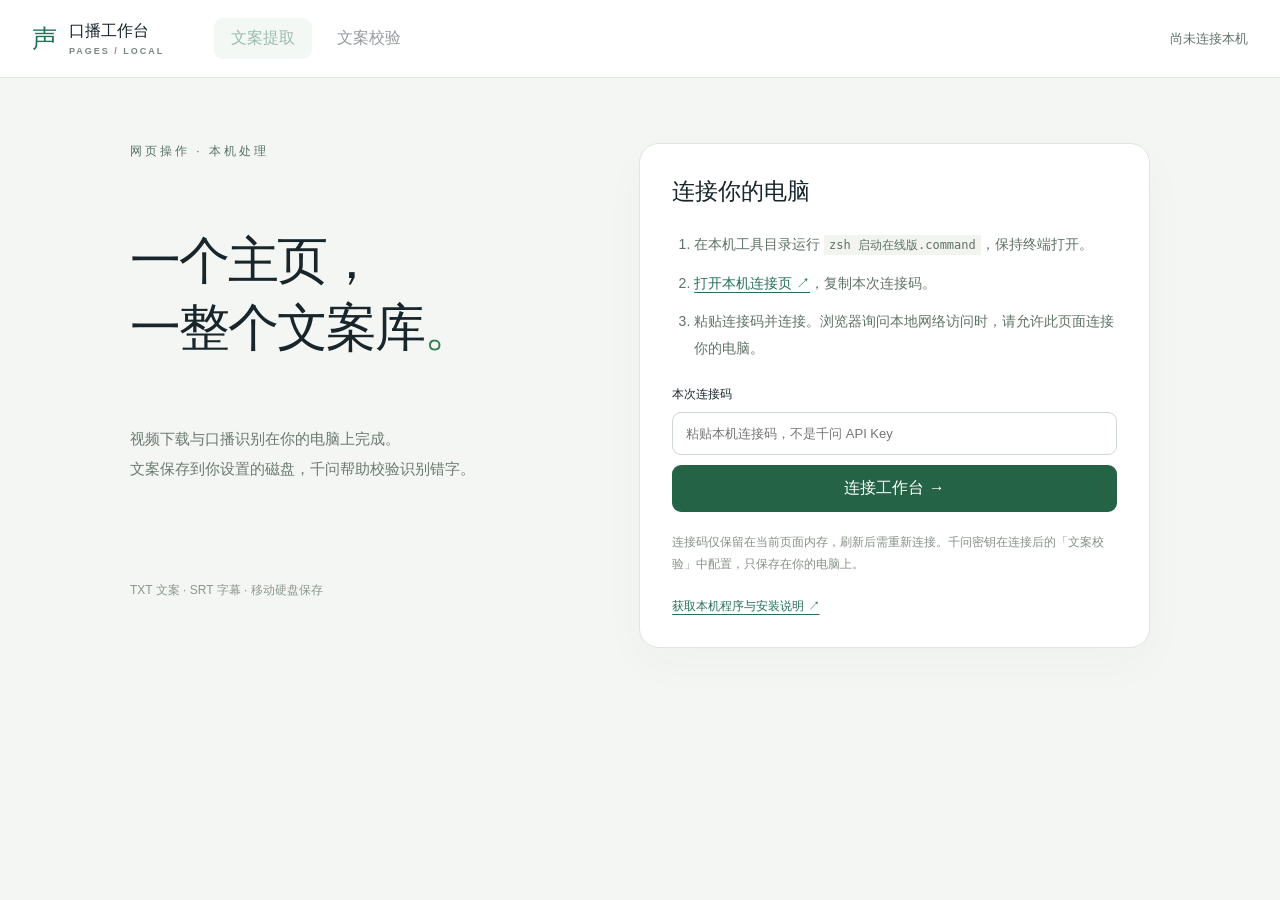
<file: index.html>
<!doctype html>
<html lang="zh-CN"><head><meta charset="utf-8"><meta name="viewport" content="width=device-width,initial-scale=1"><meta name="referrer" content="no-referrer"><title>口播工作台 · 在线版</title><link rel="stylesheet" href="pages.css"><script src="pages.js" defer></script></head>
<body><header class="top"><a class="brand" href="./">声 <span>口播工作台<small>PAGES / LOCAL</small></span></a><nav aria-label="工作台"><button id="extract-tab" class="active" disabled>文案提取</button><button id="proofread-tab" disabled>文案校验</button></nav><span id="connection-state">尚未连接本机</span><button id="disconnect" hidden>断开连接</button></header>
<section id="connect-panel"><div class="eyebrow">网页操作 · 本机处理</div><h1>一个主页，<br>一整个文案库<span>。</span></h1><p class="intro">视频下载与口播识别在你的电脑上完成。<br>文案保存到你设置的磁盘，千问帮助校验识别错字。</p><div class="connect-card"><h2>连接你的电脑</h2><ol><li>在本机工具目录运行 <code>zsh 启动在线版.command</code>，保持终端打开。</li><li><a href="http://127.0.0.1:8767/" target="_blank" rel="noreferrer">打开本机连接页 ↗</a>，复制本次连接码。</li><li>粘贴连接码并连接。浏览器询问本地网络访问时，请允许此页面连接你的电脑。</li></ol><form id="pair-form"><label for="pair-code">本次连接码</label><div class="input-row"><input id="pair-code" type="password" autocomplete="off" spellcheck="false" placeholder="粘贴本机连接码，不是千问 API Key" required maxlength="80"><button type="submit" id="connect">连接工作台 →</button></div></form><p id="connect-error" role="alert" hidden></p><p class="note">连接码仅保留在当前页面内存，刷新后需重新连接。千问密钥在连接后的「文案校验」中配置，只保存在你的电脑上。</p><a class="source" href="https://github.com/aoengs/douyin-transcriber" target="_blank" rel="noreferrer">获取本机程序与安装说明 ↗</a></div><footer>TXT 文案 · SRT 字幕 · 移动硬盘保存</footer></section>
<section id="workspace" hidden><iframe id="extract-frame" title="文案提取工作台"></iframe><iframe id="proofread-frame" title="文案校验工作台" hidden></iframe></section></body></html>
</file>
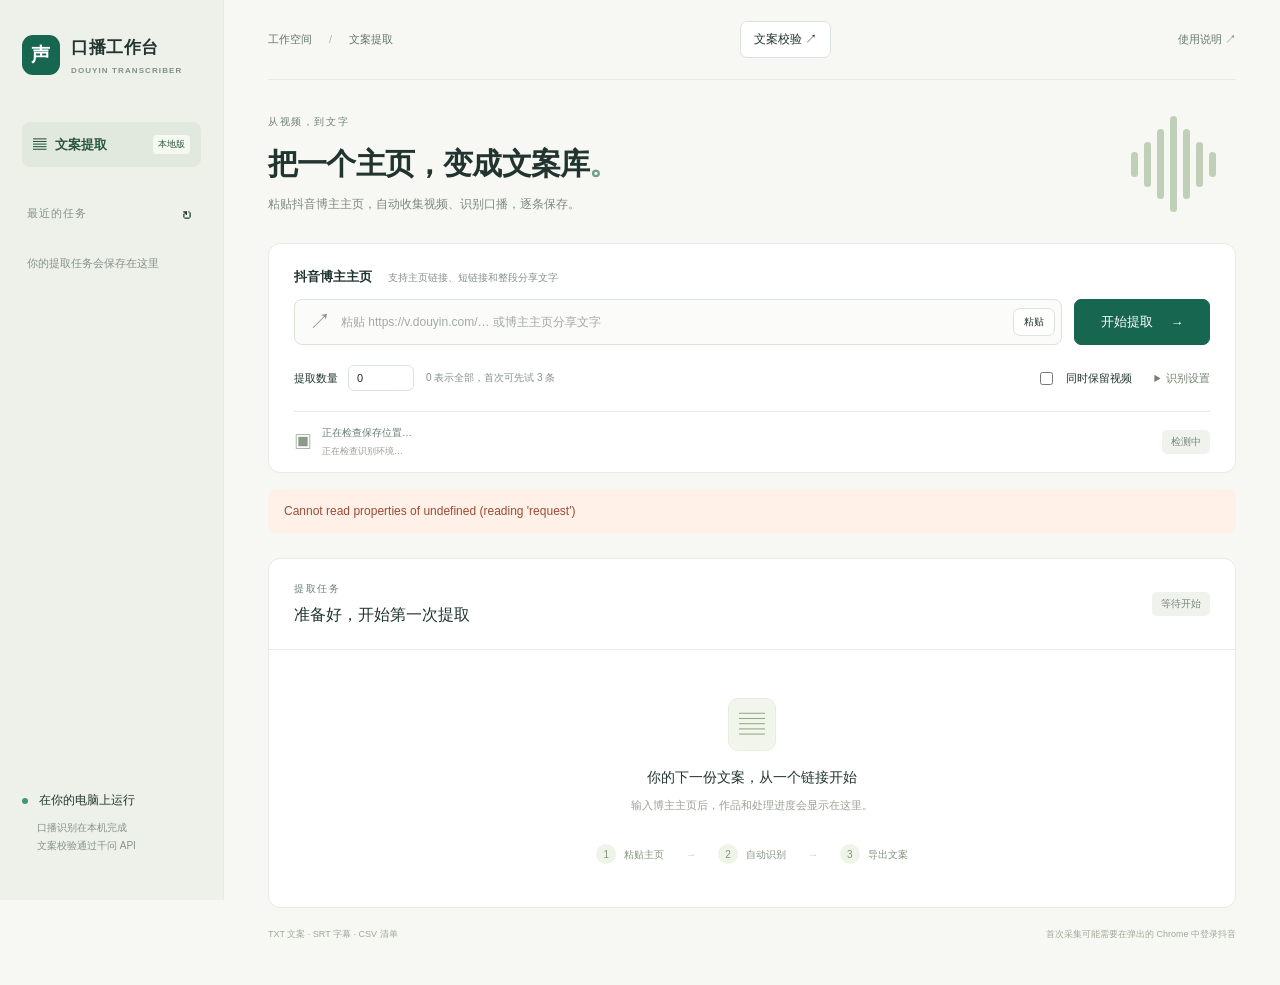
<file: extract.html>
<!doctype html>
<html lang="zh-CN">
<head><meta charset="utf-8"><meta name="viewport" content="width=device-width,initial-scale=1"><title>抖音口播工作台</title><link rel="stylesheet" href="./style.css"><script src="./app.js" defer></script><script src="frame.js" defer></script></head>
<body data-service="extract">
<aside class="sidebar">
  <div class="brand"><span class="brand-icon">声</span><div>口播工作台<small>DOUYIN TRANSCRIBER</small></div></div>
  <div class="nav active"><span>▤</span> 文案提取 <span class="tag">本地版</span></div>
  <div class="history-heading">最近的任务 <button id="refresh-history" class="icon-button" aria-label="刷新历史">↻</button></div>
  <div id="history" class="history"><p class="muted">你的提取任务会保存在这里</p></div>
  <div class="sidebar-bottom"><span class="green-dot"></span> 在你的电脑上运行<p>口播识别在本机完成<br>文案校验通过千问 API</p></div>
</aside>
<main>
  <header><span>工作空间 <span class="slash">/</span> 文案提取</span><a href="#proofread" class="button" >文案校验 ↗</a><button id="help-button" class="text-button">使用说明 ↗</button></header>
  <section class="hero"><div><div class="eyebrow">从视频，到文字</div><h1>把一个主页，变成文案库<span>。</span></h1><p>粘贴抖音博主主页，自动收集视频、识别口播，逐条保存。</p></div><div class="hero-mark" aria-hidden="true"><i></i><i></i><i></i><i></i><i></i><i></i><i></i></div></section>
  <section class="card input-card">
    <form id="start-form">
      <label class="field-label" for="link">抖音博主主页 <span>支持主页链接、短链接和整段分享文字</span></label>
      <div class="input-row"><div class="link-input"><span aria-hidden="true">↗</span><input id="link" placeholder="粘贴 https://v.douyin.com/… 或博主主页分享文字" autocomplete="off" required><button id="paste" type="button">粘贴</button></div><button id="start" class="primary" type="submit">开始提取 <span>→</span></button></div>
      <div class="options"><label for="limit">提取数量 <input id="limit" type="number" min="0" max="100000" value="0"></label><span class="muted">0 表示全部，首次可先试 3 条</span><div class="option-spacer"></div><label class="check-label"><input id="keep-video" type="checkbox"> 同时保留视频</label><details><summary>识别设置</summary><div class="settings"><label for="model">识别模型</label><select id="model"><option value="small" selected>Small · 均衡</option><option value="base">Base · 较快</option><option value="medium">Medium · 更大模型</option></select><p>中文口播，CPU INT8。较大模型更慢；首次使用可能需要下载。</p></div></details></div>
    </form>
    <div class="storage"><span>▣</span><div><span id="storage-text">正在检查保存位置…</span><small id="machine">正在检查识别环境…</small></div><span id="disk-status" class="pill">检测中</span></div>
  </section>
  <div id="alert" role="alert" hidden></div>
  <section class="card task-card">
    <div class="task-heading"><div><div class="eyebrow">提取任务</div><h2 id="task-title">准备好，开始第一次提取</h2></div><span id="status-pill" class="pill">等待开始</span></div>
    <div id="task-content" hidden>
      <div class="metrics"><div><strong id="total">0</strong><span>已收集作品</span></div><div><strong id="done">0</strong><span>已完成</span></div><div><strong id="failed">0</strong><span>失败</span></div><div><strong id="pending">0</strong><span>待处理 / 处理中</span></div></div>
      <div class="progress-line"><span id="message" aria-live="polite"></span><span id="progress-label"></span></div><progress id="progress" max="100" value="0" aria-label="任务进度"></progress>
      <div id="warning" class="warning" hidden></div>
      <div class="toolbar"><div id="filter-group"><button data-filter="all" class="filter selected">全部</button><button data-filter="done" class="filter">已完成</button><button data-filter="failed" class="filter">失败</button></div><div class="actions"><button id="finish-collection" hidden>处理已收集</button><button id="pause" hidden>暂停</button><button id="stop" hidden>停止</button><button id="retry" hidden>重试未完成</button><button id="open-folder">打开文件夹</button><a id="export" class="button">导出文案 ↓</a></div></div>
      <div class="table-wrap"><table><thead><tr><th class="num">序号</th><th>视频标题</th><th class="duration">时长</th><th class="status-col">处理状态</th><th class="row-actions">操作</th></tr></thead><tbody id="rows"></tbody></table><div id="no-rows" hidden>暂无符合条件的作品</div></div>
      <div class="table-footer">文案完成一条，保存一条。点击「查看」可预览、复制和下载。<span id="collection-note"></span></div>
    </div>
    <div id="empty-state"><div class="empty-icon">▤</div><h3>你的下一份文案，从一个链接开始</h3><p>输入博主主页后，作品和处理进度会显示在这里。</p><div class="steps"><span><b>1</b> 粘贴主页</span><i>→</i><span><b>2</b> 自动识别</span><i>→</i><span><b>3</b> 导出文案</span></div></div>
  </section>
  <footer><span>TXT 文案 · SRT 字幕 · CSV 清单</span><span>首次采集可能需要在弹出的 Chrome 中登录抖音</span></footer>
</main>
<dialog id="preview"><div class="dialog-head"><div><div class="eyebrow">口播文案</div><h2 id="preview-title"></h2></div><button id="close-preview" class="icon-button" aria-label="关闭预览">×</button></div><p id="preview-author" class="muted"></p><pre id="preview-text"></pre><div class="dialog-actions"><a id="original" target="_blank" rel="noreferrer">查看原视频 ↗</a><div><button id="copy-text">复制文案</button><a id="download-txt" class="button">下载 TXT</a><a id="download-srt" class="button primary">下载 SRT</a></div></div></dialog>
<dialog id="help"><div class="dialog-head"><h2>使用说明</h2><button id="close-help" class="icon-button" aria-label="关闭说明">×</button></div><ol><li>复制抖音博主主页的分享链接，整段分享文字也可以。</li><li>输入提取数量。0 表示尝试收集全部，首次建议先试 3 条。</li><li>点击开始后，工具会打开独立 Chrome。如抖音要求登录或验证，请手动完成。之后工具会复用该浏览器登录状态。</li><li>每条作品提取后立即保存 TXT 和 SRT。勾选「同时保留视频」会额外保存 MP4。</li><li>可随时暂停或停止。暂停在当前识别分段结束后生效；重试会跳过已完成作品。</li></ol><p>采集范围是当前登录状态下主页可加载的作品。遇到加载中断会显示「采集不完整」。自动识别可能出现错字，引用前请对照原视频核对。</p><p>移动硬盘断开时会停止保存；重新接入同名硬盘后可重试。模型和浏览器登录配置保存在本机，视频和文案保存在设置的磁盘。</p></dialog>
<div id="toast" role="status" hidden></div>
</body></html>
</file>
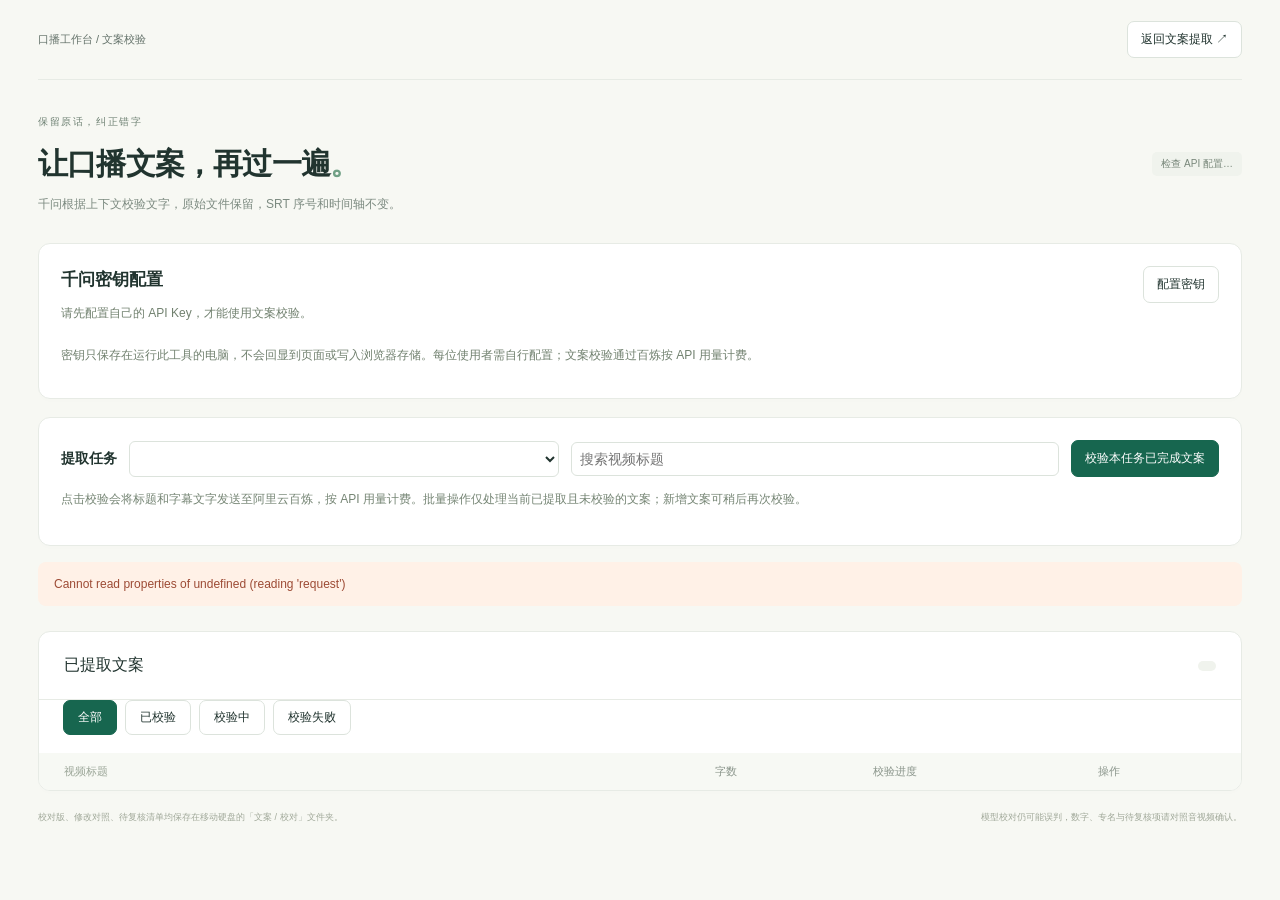
<file: proofread.html>
<!doctype html>
<html lang="zh-CN"><head><meta charset="utf-8"><meta name="viewport" content="width=device-width,initial-scale=1"><title>文案校验 · 口播工作台</title><link rel="stylesheet" href="./style.css"><link rel="stylesheet" href="./proofread.css"><script src="./proofread.js" defer></script><script src="frame.js" defer></script></head>
<body data-service="proofread"><main class="proof-main">
<header><span>口播工作台 / 文案校验</span><a class="button" href="#extract">返回文案提取 ↗</a></header>
<section class="hero"><div><div class="eyebrow">保留原话，纠正错字</div><h1>让口播文案，再过一遍<span>。</span></h1><p>千问根据上下文校验文字，原始文件保留，SRT 序号和时间轴不变。</p></div><span id="connection" class="pill">检查 API 配置…</span></section>
<section class="card config-card"><div class="dialog-head"><div><h2>千问密钥配置</h2><p id="config-status">请先配置自己的 API Key，才能使用文案校验。</p></div><button id="edit-config" type="button">配置密钥</button></div>
<form id="config-form" hidden><label for="api-key">API Key</label><input id="api-key" type="password" autocomplete="off" spellcheck="false" placeholder="填写你自己的百炼 API Key" maxlength="260"><label for="api-base">OpenAI 兼容接口地址</label><input id="api-base" type="url" autocomplete="off" spellcheck="false" value="https://dashscope.aliyuncs.com/compatible-mode/v1" maxlength="500"><p>新版工作空间请填写百炼导出文件中的 openAiCompatible 地址，或直接导入 CSV。</p><div class="proof-actions"><button id="save-config" class="primary" type="submit">保存到本机</button><button id="import-config" type="button">选择并导入百炼 CSV</button><input id="config-csv" type="file" accept=".csv,text/csv" hidden><button id="clear-config" type="button" hidden>清除本机配置</button></div></form><p class="config-note">密钥只保存在运行此工具的电脑，不会回显到页面或写入浏览器存储。每位使用者需自行配置；文案校验通过百炼按 API 用量计费。</p><p id="config-feedback" role="status"></p></section>
<section class="card proof-controls"><label for="jobs">提取任务</label><select id="jobs"></select><input id="search" placeholder="搜索视频标题" aria-label="搜索视频标题"><button id="batch" class="primary">校验本任务已完成文案</button><button id="stop" hidden>停止校验</button><p>点击校验会将标题和字幕文字发送至阿里云百炼，按 API 用量计费。批量操作仅处理当前已提取且未校验的文案；新增文案可稍后再次校验。</p><p id="queue" role="status"></p></section>
<div id="alert" role="alert" hidden></div>
<section class="card task-card"><div class="task-heading"><h2 id="list-title">已提取文案</h2><span id="count" class="pill"></span></div><div id="status-filters" class="status-filters" role="group" aria-label="按校验状态筛选"><button type="button" data-status="all" class="selected" aria-pressed="true">全部</button><button type="button" data-status="done" aria-pressed="false">已校验</button><button type="button" data-status="processing" aria-pressed="false">校验中</button><button type="button" data-status="failed" aria-pressed="false">校验失败</button></div><div class="table-wrap proof-table"><table><thead><tr><th>视频标题</th><th>字数</th><th>校验进度</th><th>操作</th></tr></thead><tbody id="items"></tbody></table></div></section>
<footer><span>校对版、修改对照、待复核清单均保存在移动硬盘的「文案 / 校对」文件夹。</span><span>模型校对仍可能误判，数字、专名与待复核项请对照音视频确认。</span></footer>
</main>
<dialog id="detail"><div class="dialog-head"><h2 id="detail-title"></h2><button id="close" class="icon-button" aria-label="关闭">×</button></div><p id="detail-status" role="status"></p><div class="proof-tabs"><button id="show-original">原始文案</button><button id="show-corrected">校对文案</button><button id="show-changes">全部对照</button><button id="show-review">待复核</button></div><pre id="detail-text"></pre><div id="changes" hidden></div><div class="proof-actions"><button id="start-one" class="primary">校验这篇文案</button><button id="copy">复制当前文案</button><a id="video" class="button" target="_blank" rel="noreferrer">原视频 ↗</a><a id="txt" class="button">校对 TXT ↓</a><a id="srt" class="button">校对 SRT ↓</a><a id="zip" class="button">完整校验包 ↓</a><button id="open">打开文件夹</button></div><p id="output" class="muted"></p></dialog>
<div id="toast" role="status" hidden></div></body></html>
</file>
<file: pages.css>
:root{font-family:-apple-system,BlinkMacSystemFont,"PingFang SC","Microsoft YaHei",sans-serif;color:#18252a;background:#f4f6f3;font-synthesis:none}*{box-sizing:border-box}body{margin:0}button,input{font:inherit}button,a{touch-action:manipulation}button{cursor:pointer;border:1px solid #d6ddd7;background:white;border-radius:9px;padding:10px 17px;color:inherit}button:disabled{opacity:.45;cursor:default}a{color:#267058;text-underline-offset:4px}[hidden]{display:none!important}.top{height:78px;padding:0 32px;display:flex;align-items:center;gap:20px;background:#fff;border-bottom:1px solid #e1e6e0}.brand{display:flex;align-items:center;gap:12px;text-decoration:none;font-weight:700;font-size:25px}.brand span{font-size:16px;color:#18252a}.brand small{display:block;font-size:9px;letter-spacing:2px;color:#7a8781;margin-top:4px}nav{display:flex;gap:8px;margin-left:30px}nav button{border:0;background:transparent}nav .active{background:#e7f1e9;color:#226b4e}#connection-state{margin-left:auto;color:#61746a;font-size:13px}#connect-panel{max-width:1080px;margin:65px auto;padding:0 30px;display:grid;grid-template-columns:1fr 1.15fr;column-gap:65px}.eyebrow{grid-column:1;font-size:12px;letter-spacing:3px;color:#587264;margin-bottom:20px}h1{grid-column:1;font-size:clamp(38px,4vw,56px);line-height:1.3;letter-spacing:-2px;margin:0;font-weight:650}h1 span{color:#397b56}.intro{grid-column:1;font-size:15px;line-height:2;color:#6b796f;align-self:start}.connect-card{grid-column:2;grid-row:1/5;background:#fff;border:1px solid #e0e6de;border-radius:20px;padding:32px;box-shadow:0 16px 48px #29422607}h2{margin:0 0 24px;font-size:23px}ol{padding-left:22px;color:#607267;font-size:14px;line-height:1.9}li{margin-bottom:12px}code{font-size:12px;background:#f1f4ef;padding:3px 5px;overflow-wrap:anywhere}label{font-size:12px;font-weight:600;display:block;margin:25px 0 9px}.input-row{display:flex;gap:10px;flex-wrap:wrap}.input-row input{width:100%;padding:13px;border:1px solid #cfd8cf;border-radius:9px;font-size:13px}.input-row button{width:100%;background:#246346;color:white;border:0;padding:13px}.note{color:#869087;font-size:12px;line-height:1.8;margin:20px 0}.source{font-size:12px}footer{grid-column:1;color:#8b988d;font-size:12px;margin-top:35px}#connect-error{color:#a44037;font-size:13px;line-height:1.7}#workspace{height:calc(100vh - 78px)}iframe{border:0;width:100%;height:100%;display:block}@media(max-width:760px){.top{padding:0 14px;gap:8px;flex-wrap:wrap;height:auto;min-height:78px}.brand{font-size:19px}.brand span{font-size:12px}nav{margin-left:0}nav button{padding:9px;font-size:12px}#connection-state{font-size:11px}#disconnect{padding:6px;font-size:11px}#connect-panel{display:block;margin:30px auto;padding:0 20px}.intro{margin-bottom:30px}.connect-card{padding:24px}footer{margin-bottom:30px}#workspace{height:calc(100vh - 90px)}}
</file>
<file: style.css>
:root{--ink:#21342f;--muted:#85918c;--green:#17664f;--line:#e7ebe5;--paper:#f7f8f3;--white:#fff;--soft:#ecf4ef}*{box-sizing:border-box}body{margin:0;background:var(--paper);color:var(--ink);font-family:-apple-system,BlinkMacSystemFont,"PingFang SC","Microsoft YaHei",sans-serif;font-size:14px}button,input,select{font:inherit}button,a{touch-action:manipulation}button,.button{border:1px solid #dce3dc;background:white;border-radius:7px;padding:9px 13px;color:var(--ink);cursor:pointer;text-decoration:none;display:inline-flex;gap:8px;align-items:center;justify-content:center;font-size:12px;white-space:nowrap}button:hover,.button:hover{background:#f0f5f0}button:disabled{opacity:.45;cursor:not-allowed}.primary{background:var(--green);color:white;border-color:var(--green)}.primary:hover{background:#104e3c}input,select{border:1px solid #dce3dc;border-radius:6px;padding:8px;color:var(--ink);background:white}input:focus,select:focus{outline:2px solid #a6cbbb;outline-offset:2px}button:focus-visible,a:focus-visible{outline:3px solid #8fbbaa;outline-offset:3px}.sidebar{position:fixed;width:224px;background:#eef1e9;inset:0 auto 0 0;border-right:1px solid var(--line);padding:35px 22px;display:flex;flex-direction:column}.brand{display:flex;gap:11px;align-items:center;font-weight:650;font-size:17px;letter-spacing:.5px}.brand-icon{width:38px;height:40px;border-radius:11px;background:var(--green);color:#fff;display:grid;place-items:center;font-size:19px}.brand small{display:block;font-size:8px;letter-spacing:1.1px;color:#819087;margin-top:7px}.nav{margin-top:47px;padding:13px 11px;display:flex;align-items:center;gap:9px;border-radius:8px;background:#e1e9de;color:#29573d;font-weight:600;font-size:13px}.tag{margin-left:auto;font-size:9px;background:#f6f9f2;border-radius:4px;padding:3px 5px;font-weight:400}.history-heading{font-size:11px;color:var(--muted);margin:31px 5px 9px;display:flex;justify-content:space-between;align-items:center;letter-spacing:1px}.icon-button{background:transparent;border:0;padding:4px;font-size:20px}.history{overflow:auto;max-height:55vh}.history>p{font-size:11px;line-height:1.8;padding:5px}.history-item{width:100%;background:transparent;border:0;display:block;text-align:left;padding:12px 10px;border-radius:7px;margin:3px 0;white-space:normal}.history-item.selected{background:white}.history-item strong{font-size:12px;display:block;overflow:hidden;text-overflow:ellipsis;white-space:nowrap;font-weight:500}.history-item small{display:block;color:var(--muted);font-size:10px;margin-top:7px}.sidebar-bottom{margin-top:auto;font-size:12px}.sidebar-bottom p{margin-left:15px;font-size:10px;line-height:1.8;color:var(--muted)}.green-dot{display:inline-block;background:#429576;width:6px;height:6px;border-radius:50%;margin-right:8px}main{margin-left:224px;max-width:1500px;padding:0 44px 24px}header{height:80px;border-bottom:1px solid var(--line);display:flex;align-items:center;justify-content:space-between;font-size:11px;color:#65736b}.slash{color:#adb5ae;padding:0 14px}.text-button{padding:0;border:0;background:transparent;font-size:11px;color:#69776e}.hero{display:flex;align-items:center;justify-content:space-between;padding:35px 0 30px}.eyebrow{font-size:10px;letter-spacing:1.6px;color:#6f8274;margin-bottom:12px}.hero h1{font-size:30px;font-weight:600;letter-spacing:-.8px;line-height:1.5;margin:0}.hero h1>span{color:#70a085}.hero p{color:#7c8a80;font-size:12px;margin:10px 0 0}.hero-mark{display:flex;align-items:center;gap:6px;margin-right:20px;opacity:.65}.hero-mark i{width:7px;border-radius:8px;background:#a2ba9a;height:25px}.hero-mark i:nth-child(2),.hero-mark i:nth-child(6){height:45px}.hero-mark i:nth-child(3),.hero-mark i:nth-child(5){height:70px}.hero-mark i:nth-child(4){height:96px}.card{background:white;border:1px solid var(--line);border-radius:12px;box-shadow:0 3px 6px #18372802}.input-card{padding:24px 25px 0}.field-label{font-size:13px;font-weight:600;display:block;margin-bottom:13px}.field-label span{font-size:10px;color:var(--muted);font-weight:400;margin-left:12px}.input-row{display:flex;gap:12px}.link-input{display:flex;align-items:center;background:#fbfcf9;border:1px solid #dce3d9;border-radius:8px;flex:1;min-width:0;padding:5px 6px 5px 14px}.link-input>span{font-size:22px;color:#839681}.link-input input{background:transparent;min-width:0;flex:1;border:0;padding:10px;font-size:12px;outline-offset:0}.link-input input::placeholder{color:#a0aaa2}.link-input button{font-size:10px;background:white;padding:6px 10px}.input-row>.primary{min-width:136px;font-size:13px;gap:18px}.options{display:flex;align-items:center;gap:12px;padding:20px 0;font-size:11px}.options>label{display:flex;align-items:center;gap:10px}.options input[type=number]{width:66px;padding:6px 8px}.muted{color:var(--muted)}.options>.muted{font-size:10px}.option-spacer{flex:1}.check-label{font-size:11px;white-space:nowrap}input[type=checkbox]{accent-color:var(--green)}details{position:relative}summary{color:#73826f;cursor:pointer;font-size:11px;margin-left:10px}.settings{position:absolute;z-index:3;right:0;top:28px;background:white;border:1px solid var(--line);padding:18px;width:235px;border-radius:10px;box-shadow:0 8px 30px #20392c19}.settings select{margin-top:10px;width:100%;font-size:12px}.settings p{line-height:1.7;color:var(--muted)}.storage{border-top:1px solid var(--line);display:flex;align-items:center;gap:10px;padding:14px 0;font-size:10px;color:#697c6f}.storage>span:first-child{font-size:18px;color:#8c9b89}.storage small{display:block;margin-top:5px;color:#97a092;font-size:9px}.storage>.pill{margin-left:auto}.pill{padding:5px 9px;border-radius:5px;color:#78877a;background:#f0f3ed;font-size:10px;white-space:nowrap}.pill.running{color:#17664f;background:#e7f3ec}.pill.error{color:#b36e32;background:#fdf2e4}.task-card{margin-top:25px;overflow:hidden}.task-heading{padding:23px 25px;display:flex;align-items:center;justify-content:space-between;border-bottom:1px solid var(--line)}.task-heading .eyebrow{margin-bottom:9px}.task-heading h2{margin:0;font-size:16px;font-weight:550}.metrics{display:grid;grid-template-columns:repeat(4,1fr);margin:22px 25px 20px}.metrics>div{padding-left:25px;border-left:1px solid var(--line)}.metrics>div:first-child{border:0;padding-left:0}.metrics strong{font-size:28px;font-weight:500;display:block;font-variant-numeric:tabular-nums}.metrics span{display:block;color:var(--muted);font-size:10px;margin-top:7px}.metrics>div:nth-child(2) strong{color:var(--green)}.progress-line{margin:0 25px 9px;display:flex;justify-content:space-between;gap:12px;font-size:11px;color:#70816f}.progress-line>span:first-child{line-height:1.6}progress{display:block;width:calc(100% - 50px);height:5px;margin:0 25px 23px;appearance:none;border:0;border-radius:4px;overflow:hidden;background:#edf1e9}progress::-webkit-progress-bar{background:#edf1e9}progress::-webkit-progress-value{background:#46856a;border-radius:4px}progress::-moz-progress-bar{background:#46856a}.warning{margin:0 25px 18px;padding:11px 14px;background:#fff6e8;color:#a17134;border:1px solid #f3e7d4;border-radius:6px;font-size:11px;line-height:1.8}.toolbar{padding:15px 25px;display:flex;align-items:center;justify-content:space-between;gap:10px;border-top:1px solid var(--line)}.toolbar button,.toolbar .button{font-size:10px;padding:7px 9px}.filter{border:0;background:transparent;color:#8c998e;padding:7px 10px!important}.filter.selected{color:var(--green);background:#edf5ed}.actions{display:flex;gap:6px}.table-wrap{max-height:430px;overflow:auto}table{border-collapse:collapse;width:100%;text-align:left;font-size:11px}th{font-weight:400;background:#f7f9f4;color:#8a958b;padding:11px 15px;position:sticky;top:0}td{border-bottom:1px solid #f0f2ec;padding:17px 15px;line-height:1.7}th:first-child,td:first-child{padding-left:25px;color:#9ba698}.num{width:55px}.duration{width:70px}.status-col{width:125px}.row-actions{width:100px}td.title{max-width:480px;overflow-wrap:anywhere}td.title small{display:block;color:#a98a62;font-size:10px;margin-top:6px}.status{font-size:10px;white-space:nowrap}.status.done{color:#36825c}.status.failed{color:#b97a42}.status.transcribing,.status.downloading{color:#3d7b9e}.status.pending,.status.skipped{color:#9aa393}.row-buttons{display:flex;gap:9px}.row-buttons button{border:0;background:transparent;padding:0;color:#718878;font-size:10px}.row-buttons button:first-child{color:var(--green)}.table-footer{padding:13px 25px;color:#97a091;font-size:9px;display:flex;justify-content:space-between;gap:12px}#empty-state{text-align:center;padding:48px 20px 43px}#empty-state .empty-icon{width:48px;height:53px;display:grid;place-items:center;background:#f1f5ec;border:1px solid #e6eddf;border-radius:10px;color:#94aa85;margin:0 auto 18px;font-size:26px}#empty-state h3{font-size:14px;font-weight:500;margin:0 0 11px}#empty-state p{font-size:11px;color:#9aa393}.steps{display:flex;align-items:center;justify-content:center;gap:22px;font-size:10px;color:#84947d;margin-top:31px}.steps b{display:inline-grid;place-items:center;background:#eff4e9;border-radius:50%;width:20px;height:20px;font-weight:400;margin-right:5px}.steps i{font-style:normal;color:#c0c9b8}footer{display:flex;justify-content:space-between;gap:15px;padding:20px 0;font-size:9px;color:#a0a899}#alert{padding:12px 16px;border-radius:8px;background:#fff1e7;color:#9d4b35;margin-top:16px;font-size:12px;line-height:1.7}#no-rows{text-align:center;padding:35px;color:var(--muted);font-size:12px}dialog{border:1px solid var(--line);border-radius:14px;padding:28px;width:min(800px,92vw);max-height:85vh;color:var(--ink);box-shadow:0 25px 90px #142a2940}dialog::backdrop{background:#15291d77;backdrop-filter:blur(4px)}.dialog-head{display:flex;justify-content:space-between;gap:15px;align-items:flex-start}.dialog-head h2{font-size:18px;line-height:1.6;margin:0}.dialog-head .icon-button{font-size:26px;padding:0 5px}#preview-author{font-size:12px}#preview-text{white-space:pre-wrap;overflow-wrap:anywhere;font-family:inherit;line-height:2.1;padding:24px;background:#f6f8f2;border-radius:9px;max-height:48vh;overflow:auto;font-size:14px}.dialog-actions{display:flex;align-items:center;justify-content:space-between;gap:12px}.dialog-actions>a{color:#658271;font-size:12px}.dialog-actions>div{display:flex;gap:8px}#help{width:min(620px,92vw);font-size:13px;line-height:2}#help ol{padding-left:20px}#help li{padding:6px 0}#help p{color:#7c887c;font-size:12px}#toast{position:fixed;bottom:28px;left:50%;transform:translateX(-50%);background:#263e30;color:white;padding:12px 22px;border-radius:8px;box-shadow:0 5px 20px #21342920;font-size:12px;z-index:20}[hidden]{display:none!important}@media(min-width:1550px){main{margin-right:auto;padding-left:60px;padding-right:60px}}@media(max-width:1150px){.sidebar{width:190px;padding:30px 15px}main{margin-left:190px;padding:0 25px}.hero h1{font-size:25px}.hero-mark{margin-right:0;transform:scale(.8)}.options{gap:9px;flex-wrap:wrap}.toolbar{flex-wrap:wrap}.actions{flex-wrap:wrap}.duration{display:none}td.duration-cell{display:none}}@media(max-width:760px){.sidebar{position:static;width:auto;padding:17px 20px;border-right:0;border-bottom:1px solid var(--line)}.brand{font-size:16px}.nav,.history-heading,.history,.sidebar-bottom{display:none}.brand-icon{height:34px;width:34px}.brand small{font-size:7px;margin-top:4px}main{margin:0;padding:0 16px}header{height:55px}.hero{padding:26px 0}.hero h1{font-size:23px}.hero p{font-size:11px;line-height:1.8}.hero-mark{display:none}.input-card{padding:18px 16px 0}.field-label span{display:block;margin:8px 0 0}.input-row{flex-direction:column}.input-row>.primary{padding:13px}.options{gap:12px}.option-spacer{display:none}.options>.muted{flex:1}.check-label{width:60%}.storage{font-size:9px;align-items:flex-start}.storage>div{overflow-wrap:anywhere}.task-heading{padding:19px 16px}.metrics{margin:20px 16px}.metrics>div{padding-left:13px}.metrics strong{font-size:23px}.metrics span{font-size:9px}.progress-line{margin:0 16px 9px}progress{width:calc(100% - 32px);margin:0 16px 19px}.warning{margin:0 16px 15px}.toolbar{padding:12px 16px}.row-actions{width:78px}.status-col{width:90px}th,td{padding:12px 8px;font-size:10px}th:first-child,td:first-child{padding-left:16px}.num{width:40px}.table-footer{padding:13px 16px;line-height:1.8;flex-wrap:wrap}footer{line-height:1.7;flex-direction:column;gap:5px}.steps{gap:10px}.dialog-actions{flex-wrap:wrap}dialog{padding:20px}#preview-text{padding:15px}}
</file>
<file: proofread.css>
.proof-main{margin:0 auto;max-width:1320px;padding:0 38px}.proof-controls{padding:22px;display:flex;gap:12px;align-items:center;flex-wrap:wrap}.proof-controls label{font-weight:600}.proof-controls select{max-width:430px;flex:1}.proof-controls input{min-width:160px;flex:1}.proof-controls p{width:100%;font-size:12px;line-height:1.8;color:#758574;margin:0}.proof-controls #queue{color:var(--green)}.proof-table{max-height:60vh}.proof-table th:first-child{width:55%}.proof-table td small{display:block;color:#a57540}.proof-table td button{padding:6px 10px}.proof-tabs,.proof-actions{display:flex;gap:8px;flex-wrap:wrap;margin:16px 0}.proof-tabs .selected{background:var(--green);color:white}#detail{width:min(980px,94vw)}#detail-text{white-space:pre-wrap;overflow-wrap:anywhere;background:#f6f8f2;border-radius:8px;padding:20px;font:14px/2 inherit;line-height:2;max-height:46vh;overflow:auto}#changes{max-height:46vh;overflow:auto}.change{padding:15px;background:#f6f8f2;border-radius:8px;margin:10px 0;line-height:1.8;overflow-wrap:anywhere}.change del{color:#945e51}.change ins{color:#17664f;text-decoration:none}.change p{margin:4px 0}.change small{color:#758574}#output{font-size:11px;overflow-wrap:anywhere}#detail-status{line-height:1.8;font-size:12px}@media(max-width:760px){.proof-main{padding:0 16px}.proof-controls{padding:16px}.proof-controls select{max-width:100%;width:100%}.proof-table th:first-child{width:48%}}

.config-card{padding:22px;margin-bottom:18px}.config-card h2{font-size:17px;margin:0}.config-card p{font-size:12px;line-height:1.8;color:#71816f;margin:10px 0}.config-card form{max-width:760px;margin:18px 0}.config-card label{font-size:12px;display:block;margin:14px 0 8px}.config-card input:not([type=file]){display:block;width:100%;font-size:13px}.config-card #config-feedback{color:var(--green)}

.proof-table td .review-link{border:0;background:transparent;padding:2px 0;color:#926229;text-decoration:underline;text-underline-offset:3px;font:inherit;cursor:pointer}.proof-table td .review-link:hover{color:#654215}.change.needs-review{background:#fff8ea;border-left:3px solid #c59a57}.change.needs-review strong{color:#825b25}

.status-filters{display:flex;gap:8px;flex-wrap:wrap;padding:0 24px 18px}.status-filters button{padding:8px 14px}.status-filters .selected{background:var(--green);border-color:var(--green);color:white}
</file>
